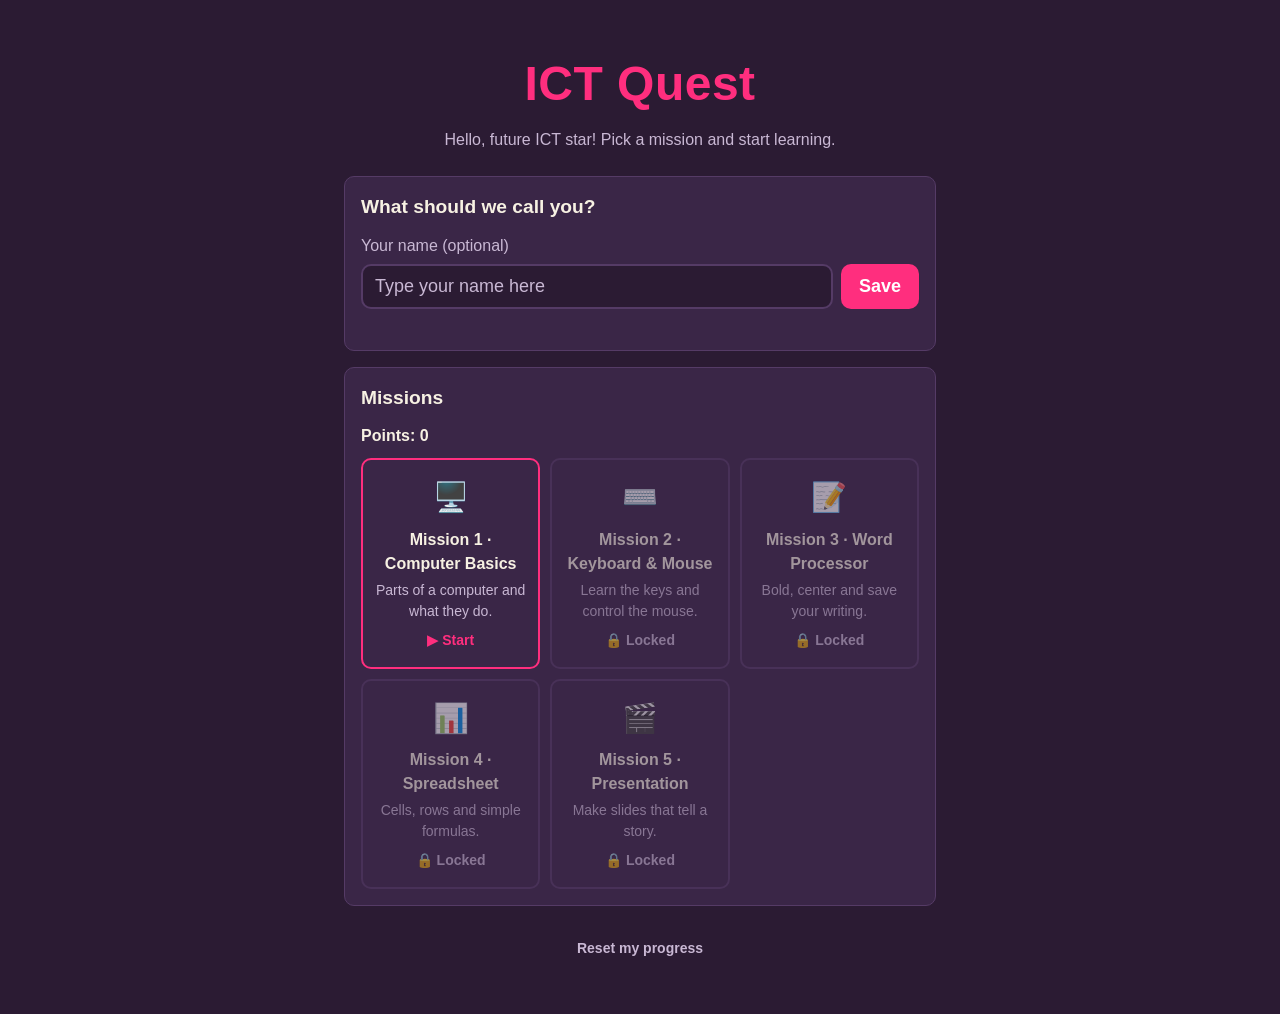
<file: index.html>
<!DOCTYPE html>
<html lang="en">
<head>
  <meta charset="UTF-8" />
  <meta name="viewport" content="width=device-width, initial-scale=1.0" />
  <title>ICT Quest — Learn computer basics by playing</title>
  <link rel="stylesheet" href="css/style.css" />
</head>
<body>
  <main class="container">
    <!-- HOME VIEW -->
    <section id="home-view">
      <header class="hero">
        <h1>ICT Quest</h1>
        <p class="tagline" id="tagline">Hello, future ICT star! Pick a mission and start learning.</p>
      </header>

      <section class="name-card" aria-labelledby="name-heading">
        <h2 id="name-heading">What should we call you?</h2>
        <label for="player-name">Your name (optional)</label>
        <div class="name-row">
          <input type="text" id="player-name" maxlength="20" placeholder="Type your name here" autocomplete="off" />
          <button type="button" id="save-name">Save</button>
        </div>
        <p class="hint" id="name-status" role="status"></p>
      </section>

      <section class="missions" aria-labelledby="missions-heading">
        <h2 id="missions-heading">Missions</h2>
        <p class="points-line" id="points-line">Points: 0</p>
        <ul id="mission-list" class="mission-list">
          <li class="mission-card" data-mission="computer-basics">
            <div class="mission-icon" aria-hidden="true">🖥️</div>
            <div class="mission-info">
              <h3>Mission 1 · Computer Basics</h3>
              <p>Parts of a computer and what they do.</p>
            </div>
            <div class="mission-state" aria-label="Mission status">▶ Start</div>
          </li>
          <li class="mission-card locked" data-mission="keyboard-mouse">
            <div class="mission-icon" aria-hidden="true">⌨️</div>
            <div class="mission-info">
              <h3>Mission 2 · Keyboard &amp; Mouse</h3>
              <p>Learn the keys and control the mouse.</p>
            </div>
            <div class="mission-state" aria-label="Mission status">🔒 Locked</div>
          </li>
          <li class="mission-card locked" data-mission="word-processor">
            <div class="mission-icon" aria-hidden="true">📝</div>
            <div class="mission-info">
              <h3>Mission 3 · Word Processor</h3>
              <p>Bold, center and save your writing.</p>
            </div>
            <div class="mission-state" aria-label="Mission status">🔒 Locked</div>
          </li>
          <li class="mission-card locked" data-mission="spreadsheet">
            <div class="mission-icon" aria-hidden="true">📊</div>
            <div class="mission-info">
              <h3>Mission 4 · Spreadsheet</h3>
              <p>Cells, rows and simple formulas.</p>
            </div>
            <div class="mission-state" aria-label="Mission status">🔒 Locked</div>
          </li>
          <li class="mission-card locked" data-mission="presentation">
            <div class="mission-icon" aria-hidden="true">🎬</div>
            <div class="mission-info">
              <h3>Mission 5 · Presentation</h3>
              <p>Make slides that tell a story.</p>
            </div>
            <div class="mission-state" aria-label="Mission status">🔒 Locked</div>
          </li>
        </ul>
      </section>

      <footer class="footer">
        <button type="button" id="reset-progress">Reset my progress</button>
      </footer>
    </section>

    <!-- QUIZ VIEW (Mission 1) -->
    <section id="quiz-view" hidden aria-labelledby="quiz-heading">
      <header class="hero">
        <h1>Computer Basics Quiz</h1>
        <p class="tagline">Answer the questions. Wrong answers give a hint — you can try again!</p>
      </header>

      <section class="name-card quiz-card">
        <p class="quiz-progress" id="quiz-progress" role="status">Question 1 of 5 · Points: 0</p>
        <h2 id="quiz-heading" class="quiz-question">Loading…</h2>
        <ul class="quiz-options" id="quiz-options"></ul>
        <p class="hint quiz-hint" id="quiz-hint" role="status"></p>
        <div id="quiz-result" class="quiz-result" hidden>
          <h2 id="quiz-result-title">Well done!</h2>
          <p id="quiz-result-text"></p>
          <p class="quiz-stars" id="quiz-stars" aria-label="Stars earned"></p>
          <button type="button" id="quiz-again">Play again</button>
          <button type="button" id="quiz-home">Back to missions</button>
        </div>
        <button type="button" id="quiz-back" class="quiz-back">← Back to missions</button>
      </section>
    </section>
    <!-- KEYBOARD & MOUSE VIEW (Mission 2) -->
    <section id="km-view" hidden aria-labelledby="km-heading">
      <header class="hero">
        <h1>Keyboard &amp; Mouse Skills</h1>
        <p class="tagline">Two rounds: find the keys, then catch the targets with the mouse!</p>
      </header>

      <section class="name-card quiz-card">
        <p class="quiz-progress" id="km-progress" role="status">Round 1 of 2 · Score: 0</p>
        <h2 id="km-heading" class="quiz-question">Loading…</h2>

        <div id="km-keyboard-round">
          <p class="km-instruction">Press this key (on your keyboard or tap it below):</p>
          <div class="km-bigkey" id="km-target-key" aria-live="polite">?</div>
          <div class="km-keypad" id="km-keypad" aria-label="On-screen keyboard"></div>
          <p class="hint" id="km-key-hint" role="status"></p>
        </div>

        <div id="km-mouse-round" hidden>
          <p class="km-instruction">Click the green circles as fast as you can!</p>
          <div class="km-arena" id="km-arena" aria-label="Clicking game area">
            <p class="km-arena-start" id="km-arena-start">Get ready…</p>
          </div>
        </div>

        <p class="hint" id="km-feedback" role="status"></p>
        <div id="km-result" class="quiz-result" hidden>
          <h2>Round complete!</h2>
          <p id="km-result-text"></p>
          <p class="quiz-stars" id="km-stars" aria-label="Stars earned"></p>
          <button type="button" id="km-home">Back to missions</button>
        </div>
        <button type="button" id="km-back" class="quiz-back">← Back to missions</button>
      </section>
    </section>

    <!-- WORD PROCESSOR VIEW (Mission 3) -->
    <section id="wp-view" hidden aria-labelledby="wp-heading">
      <header class="hero">
        <h1>Word Processor Skills</h1>
        <p class="tagline">Fix the document step by step — just like in Word!</p>
      </header>

      <section class="name-card quiz-card">
        <p class="quiz-progress" id="wp-progress" role="status">Task 1 of 4 · Points: 0</p>
        <h2 id="wp-heading" class="quiz-question">Loading…</h2>

        <div class="wp-doc" id="wp-doc" aria-label="Sample document">
          <p id="wp-line-title">my favorite animal</p>
          <p id="wp-line-body">The cat sleeps on the sofa every day. it likes sunny spots.</p>
        </div>

        <p class="km-instruction" id="wp-instruction">Choose the right tool:</p>
        <div class="wp-tools" id="wp-tools"></div>
        <p class="hint" id="wp-feedback" role="status"></p>

        <div id="wp-result" class="quiz-result" hidden>
          <h2>Document finished!</h2>
          <p id="wp-result-text"></p>
          <p class="quiz-stars" id="wp-stars" aria-label="Stars earned"></p>
          <button type="button" id="wp-home">Back to missions</button>
        </div>
        <button type="button" id="wp-back" class="quiz-back">← Back to missions</button>
      </section>
    </section>

    <!-- SPREADSHEET VIEW (Mission 4) -->
    <section id="ss-view" hidden aria-labelledby="ss-heading">
      <header class="hero">
        <h1>Spreadsheet Skills</h1>
        <p class="tagline">Learn the cell grid — find the right cell every time!</p>
      </header>

      <section class="name-card quiz-card">
        <p class="quiz-progress" id="ss-progress" role="status">Task 1 of 5 · Points: 0</p>
        <h2 id="ss-heading" class="quiz-question">Loading…</h2>

        <div class="ss-grid-wrap">
          <div class="ss-grid" id="ss-grid" aria-label="Spreadsheet grid"></div>
        </div>

        <p class="hint" id="ss-feedback" role="status"></p>
        <div id="ss-result" class="quiz-result" hidden>
          <h2>Grid mastered!</h2>
          <p id="ss-result-text"></p>
          <p class="quiz-stars" id="ss-stars" aria-label="Stars earned"></p>
          <button type="button" id="ss-home">Back to missions</button>
        </div>
        <button type="button" id="ss-back" class="quiz-back">← Back to missions</button>
      </section>
    </section>

    <!-- PRESENTATION VIEW (Mission 5) -->
    <section id="pp-view" hidden aria-labelledby="pp-heading">
      <header class="hero">
        <h1>Presentation Skills</h1>
        <p class="tagline">Put the story slides in the right order!</p>
      </header>

      <section class="name-card quiz-card">
        <p class="quiz-progress" id="pp-progress" role="status">Slide 1 of 5 · Points: 0</p>
        <h2 id="pp-heading" class="quiz-question">Which slide comes next in the story?</h2>

        <p class="km-instruction">Story so far:</p>
        <ol class="pp-story" id="pp-story" aria-label="Story order so far"></ol>

        <p class="km-instruction">Choose the next slide:</p>
        <div class="pp-choices" id="pp-choices"></div>
        <p class="hint" id="pp-feedback" role="status"></p>

        <div id="pp-result" class="quiz-result" hidden>
          <h2>Story complete!</h2>
          <p id="pp-result-text"></p>
          <p class="quiz-stars" id="pp-stars" aria-label="Stars earned"></p>
          <button type="button" id="pp-home">Back to missions</button>
        </div>
        <button type="button" id="pp-back" class="quiz-back">← Back to missions</button>
      </section>
    </section>

  </main>

  <script src="js/app.js"></script>
  <script src="js/quiz.js"></script>
  <script src="js/keyboard.js"></script>
  <script src="js/word.js"></script>
  <script src="js/spreadsheet.js"></script>
  <script src="js/presentation.js"></script>
</body>
</html>
</file>
<file: css/style.css>
/* ICT Quest — style.css (mobile-first)
   Theme inspired by wayground.com: deep plum background,
   hot-pink primary buttons, cream text, bold rounded type. */
* { box-sizing: border-box; margin: 0; padding: 0; }

:root {
  --bg: #2b1b33;          /* deep plum page background */
  --card: #3a2647;        /* slightly lighter plum for cards */
  --primary: #ff2e7e;     /* hot pink — main buttons, headings */
  --primary-dark: #d91e66;
  --accent: #f7f1e3;      /* cream — text and secondary buttons */
  --success: #3ddc84;     /* green for correct/done */
  --warning: #ffb64d;     /* amber for hints */
  --text: #f7f1e3;        /* cream text on dark */
  --text-soft: #c9b8d4;   /* muted lavender for secondary text */
  --line: #553b66;        /* borders on dark cards */
  --radius: 10px;
}

body {
  font-family: -apple-system, "Segoe UI", Roboto, Arial, sans-serif;
  background: var(--bg);
  color: var(--text);
  font-size: 16px;
  line-height: 1.5;
}

.container {
  max-width: 640px;
  margin: 0 auto;
  padding: 16px;
}

.hero { text-align: center; padding: 24px 0; }
.hero h1 { color: var(--primary); font-size: 2.4rem; font-weight: 800; letter-spacing: 0.5px; }
.tagline { color: var(--text-soft); margin-top: 8px; }

.name-card,
.missions {
  background: var(--card);
  border-radius: var(--radius);
  border: 1px solid var(--line);
  padding: 16px;
  margin-bottom: 16px;
}

h2 { font-size: 1.2rem; margin-bottom: 12px; }

label { display: block; color: var(--text-soft); margin-bottom: 6px; }

.name-row { display: flex; gap: 8px; }

input[type="text"] {
  flex: 1;
  min-width: 0;
  font-size: 18px;
  padding: 10px 12px;
  border: 2px solid var(--line);
  border-radius: var(--radius);
  background: var(--bg);
  color: var(--text);
}

input[type="text"]::placeholder { color: var(--text-soft); }
input[type="text"]:focus { outline: 3px solid var(--primary); outline-offset: 1px; }

button {
  font-size: 18px;
  font-weight: 700;
  padding: 10px 18px;
  min-height: 44px;
  border: none;
  border-radius: var(--radius);
  background: var(--primary);
  color: #fff;
  cursor: pointer;
}

button:hover { background: var(--primary-dark); }
button:focus { outline: 3px solid var(--accent); outline-offset: 1px; }

.hint { margin-top: 8px; font-size: 14px; color: var(--success); min-height: 1.2em; }

.mission-list {
  list-style: none;
  display: grid;
  grid-template-columns: repeat(2, 1fr);
  gap: 10px;
}

@media (min-width: 640px) {
  .mission-list { grid-template-columns: repeat(3, 1fr); }
}

.mission-card {
  display: flex;
  flex-direction: column;
  align-items: center;
  text-align: center;
  gap: 8px;
  padding: 16px 10px;
  border: 2px solid var(--line);
  border-radius: var(--radius);
  cursor: pointer;
}

.mission-icon { font-size: 2.2rem; }

.mission-info { flex: 1; min-width: 0; }
.mission-info h3 { font-size: 0.95rem; margin-bottom: 4px; }
.mission-info p { font-size: 13px; color: var(--text-soft); }

.mission-state {
  font-size: 13px;
  font-weight: 700;
  color: var(--text-soft);
  text-align: center;
}

.mission-card.unlocked { border-color: var(--primary); }
.mission-card.completed { border-color: var(--success); }
.mission-card.locked { opacity: 0.55; cursor: default; }

.mission-icon { font-size: 1.8rem; }

.mission-info { flex: 1; min-width: 0; }
.mission-info h3 { font-size: 1rem; }
.mission-info p { font-size: 14px; color: var(--text-soft); }

.mission-state { font-size: 14px; font-weight: 700; color: var(--text-soft); text-align: right; max-width: 45%; }
@media (min-width: 480px) {
  .mission-state { white-space: nowrap; max-width: none; }
}
.mission-card.completed .mission-state { color: var(--success); }
.mission-card.unlocked:not(.completed) .mission-state { color: var(--primary); }
.mission-card .mission-state { margin-top: auto; }

/* Quiz (Mission 02) */
.points-line { color: var(--accent); font-weight: 700; margin-bottom: 10px; }

.quiz-option {
  display: block;
  width: 100%;
  margin-bottom: 10px;
  background: var(--bg);
  border: 2px solid var(--line);
  color: var(--text);
  text-align: left;
  min-height: 48px;
}

@media (min-width: 640px) {
  .quiz-option { width: auto; min-width: 60%; }
}

.quiz-option:hover { border-color: var(--primary); }
.quiz-option.correct { border-color: var(--success); background: #1d4632; color: var(--text); }
.quiz-option.wrong { border-color: var(--warning); background: #4a3418; opacity: 0.75; }

.quiz-hint { color: var(--warning); font-weight: 600; }
.quiz-hint:not(:empty) { min-height: 0; }

.quiz-result { border-top: 2px solid var(--line); margin-top: 16px; padding-top: 16px; }
.quiz-result h2 { color: var(--success); }
.quiz-result button { margin: 8px 8px 0 0; }
.quiz-result button#quiz-home, .quiz-result button#km-home { background: var(--accent); color: #2b1b33; }
.quiz-stars { font-size: 2rem; color: var(--warning); margin: 8px 0; }

.quiz-back {
  margin-top: 16px;
  background: transparent;
  color: var(--accent);
  border: 2px solid var(--accent);
}
.quiz-back:hover { background: rgba(247, 241, 227, 0.1); }

/* Keyboard & Mouse game (Mission 04) */
.km-instruction { color: var(--text-soft); margin-bottom: 8px; }

.km-bigkey {
  font-size: 3rem;
  font-weight: 700;
  text-align: center;
  padding: 20px;
  border: 3px dashed var(--primary);
  border-radius: var(--radius);
  color: var(--primary);
  margin: 8px 0;
}

.km-keypad { display: flex; flex-wrap: wrap; gap: 8px; margin: 12px 0; }

.km-padkey {
  min-width: 48px;
  background: var(--bg);
  border: 2px solid var(--line);
  color: var(--text);
  font-weight: 600;
}

.km-padkey:hover { border-color: var(--primary); }

.km-arena {
  position: relative;
  height: 260px;
  border: 2px solid var(--line);
  border-radius: var(--radius);
  background: #241530;
  overflow: hidden;
}

.km-arena-start { text-align: center; color: var(--text-soft); padding-top: 110px; }

.km-target {
  position: absolute;
  width: 50px;
  height: 50px;
  min-height: 50px;
  border-radius: 50%;
  background: var(--success);
  border: none;
  padding: 0;
  cursor: pointer;
}

/* Word Processor game (Mission 05) */
.wp-doc {
  background: #fff;
  color: #1f2937;
  border-radius: var(--radius);
  padding: 16px;
  margin: 8px 0 12px;
  box-shadow: 0 2px 8px rgba(0, 0, 0, 0.25);
  min-height: 100px;
}

.wp-doc p { margin-bottom: 8px; }

.wp-bold { font-weight: 700; }
.wp-italic { font-style: italic; }
.wp-underline { text-decoration: underline; }

.wp-tools { display: flex; flex-wrap: wrap; gap: 8px; }

.wp-tool { background: var(--accent); color: #2b1b33; }
.wp-tool:disabled { opacity: 0.5; cursor: default; }

/* Spreadsheet game (Mission 06) */
.ss-grid-wrap { overflow-x: auto; }

.ss-grid {
  display: grid;
  grid-template-columns: 36px repeat(4, 1fr);
  gap: 4px;
  margin: 8px 0 12px;
  min-width: 260px;
}

.ss-corner { }
.ss-colhead, .ss-rowhead {
  display: flex;
  align-items: center;
  justify-content: center;
  font-weight: 700;
  color: var(--text-soft);
  background: var(--bg);
  border-radius: 6px;
  min-height: 40px;
}

.ss-cell {
  min-height: 40px;
  background: #fff;
  border: 2px solid #cbd5e1;
  padding: 0;
}

.ss-cell:hover { border-color: var(--primary); }
.ss-cell.ss-correct { background: var(--success); border-color: var(--success); }
.ss-cell.ss-wrong { background: #fef3c7; border-color: var(--warning); }

/* Presentation game (Mission 06) */
.pp-story {
  margin: 4px 0 12px 20px;
  color: var(--text-soft);
}
.pp-story li { margin-bottom: 4px; font-size: 14px; }

.pp-choices { display: flex; flex-direction: column; gap: 8px; }

.pp-slide {
  background: var(--accent);
  color: #2b1b33;
  text-align: left;
  font-weight: 600;
  font-size: 15px;
}
.pp-slide:disabled { opacity: 0.5; cursor: default; }

.footer { text-align: center; padding: 8px 0 24px; }
.footer button { background: transparent; color: var(--text-soft); font-size: 14px; min-height: 36px; }
.footer button:hover { background: transparent; color: var(--accent); text-decoration: underline; }

@media (min-width: 640px) {
  .container { padding: 24px; }
  .hero h1 { font-size: 3rem; }
}
</file>
